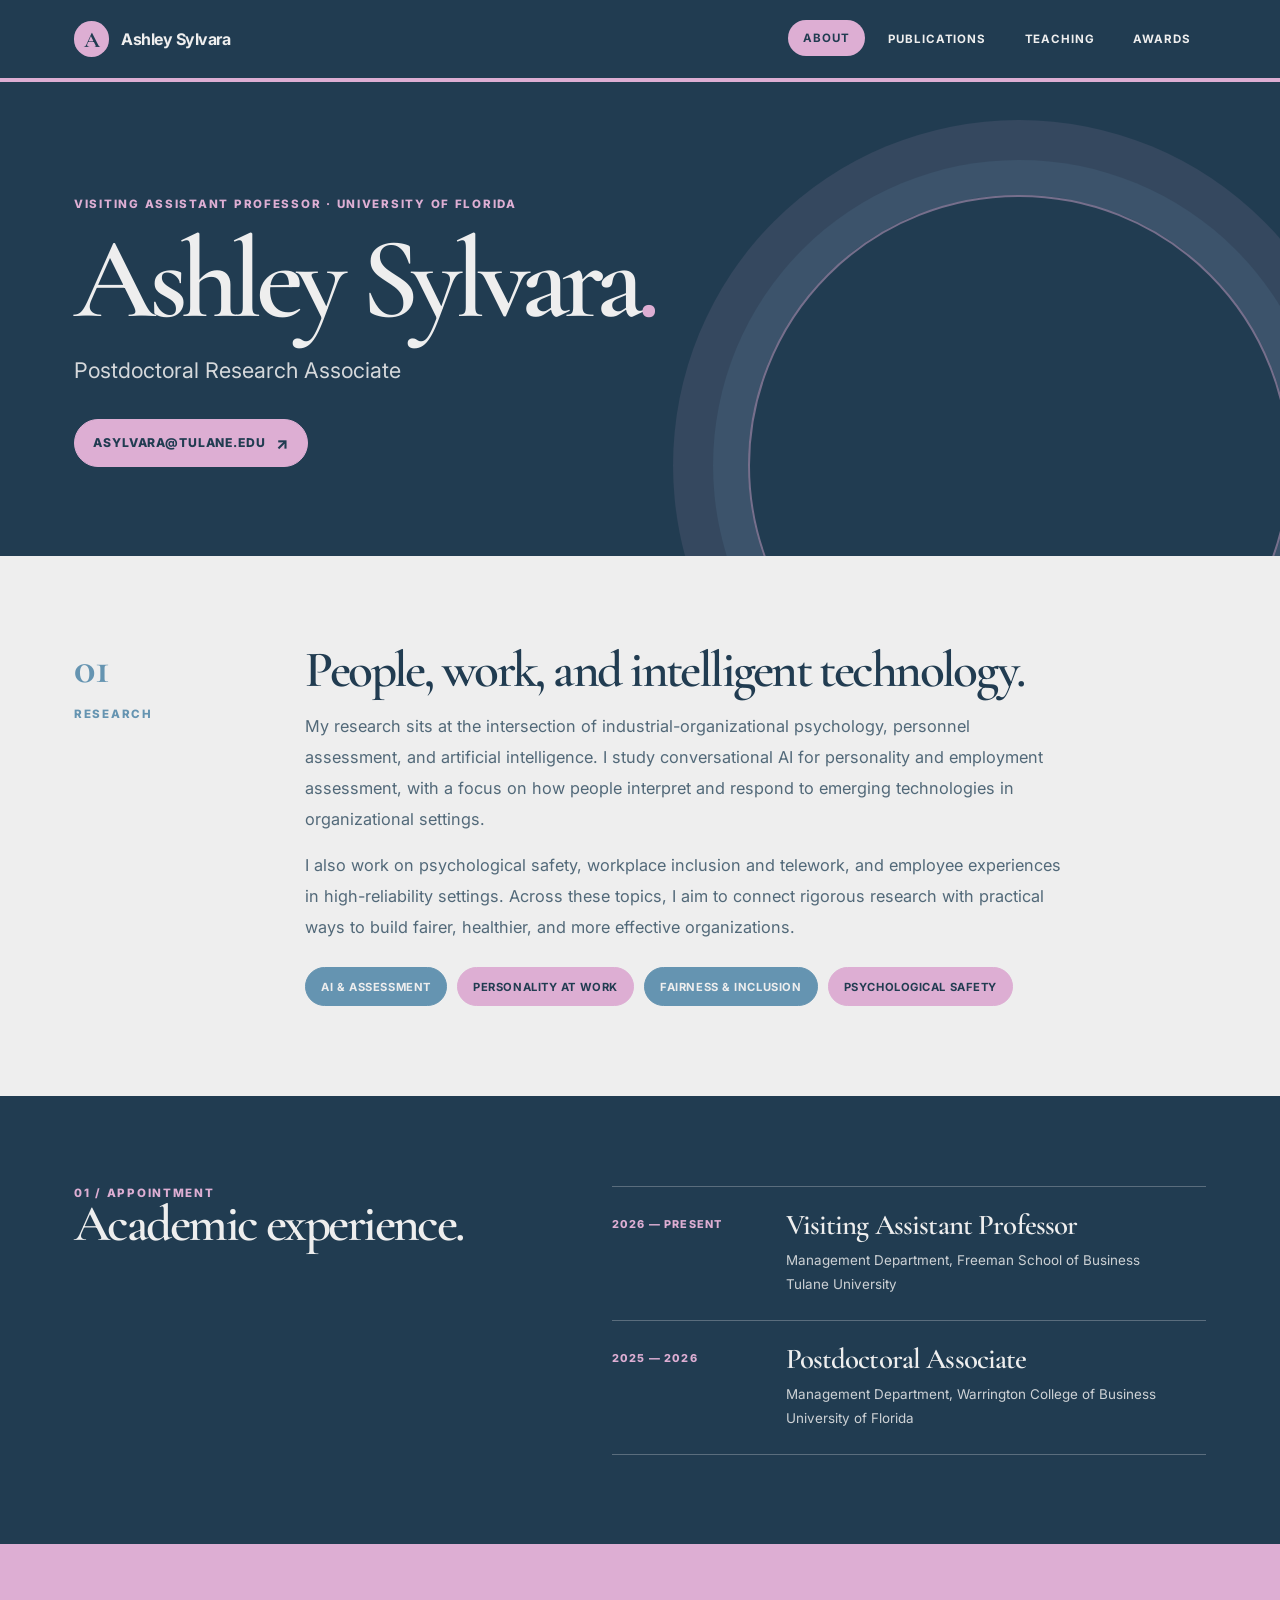
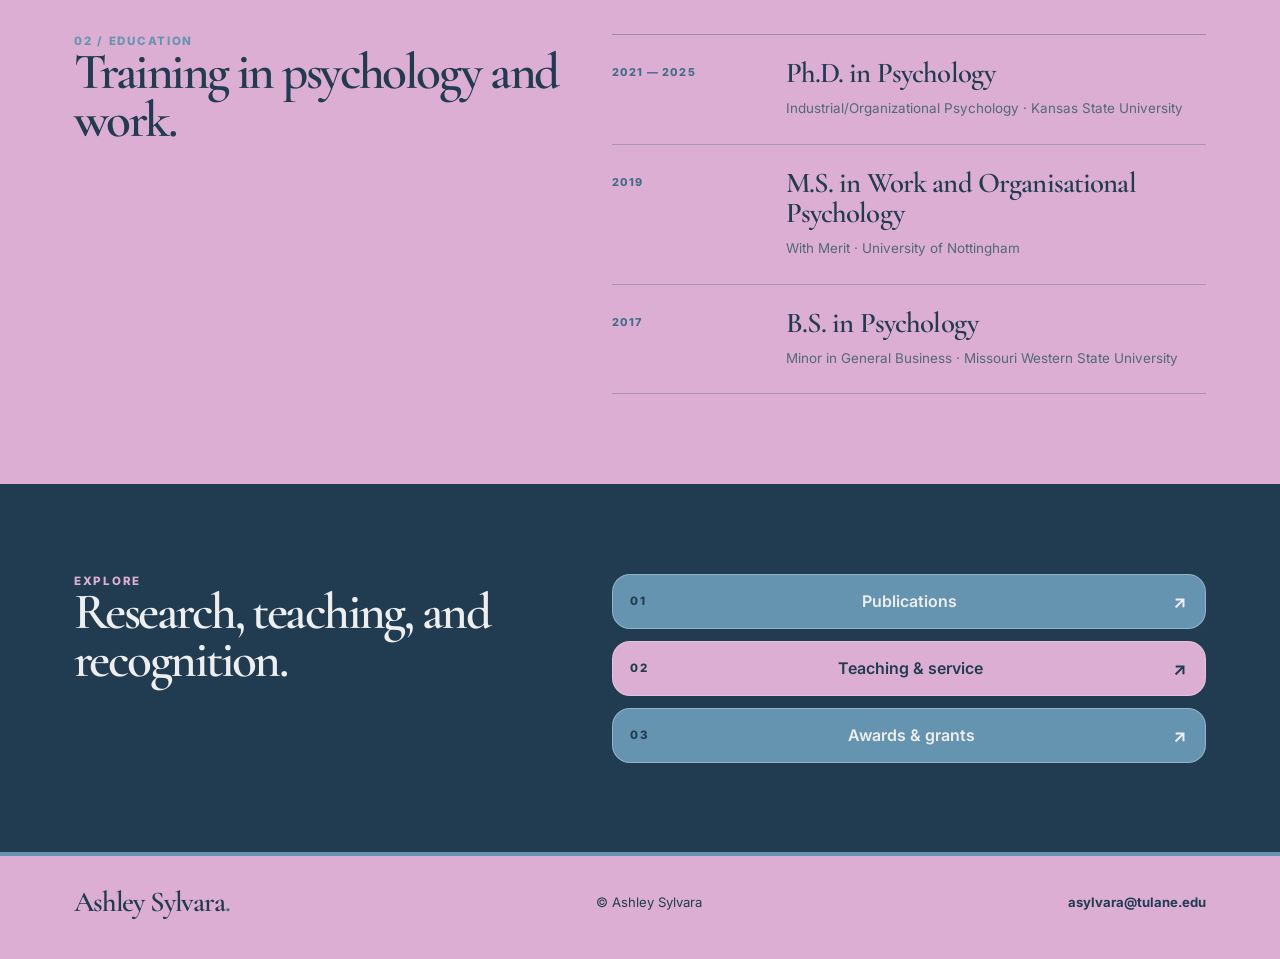
<file: index.html>
<!DOCTYPE html>
<html lang="en">
  <head>
    <meta charset="UTF-8" />
    <meta name="viewport" content="width=device-width, initial-scale=1.0" />
    <meta name="description" content="Ashley Sylvara is a Visiting Assistant Professor at Rice University's Freeman School of Business. Her research focuses on organizational psychology, workplace behavior, and AI-enabled assessment." />
    <meta name="theme-color" content="#213C51" />
    <title>Ashley Sylvara | About</title>
    <link rel="preconnect" href="https://fonts.googleapis.com" />
    <link rel="preconnect" href="https://fonts.gstatic.com" crossorigin />
    <link href="https://fonts.googleapis.com/css2?family=Cormorant+Garamond:wght@400;500;600&family=Inter:wght@400;500;600;700&display=swap" rel="stylesheet" />
    <link rel="stylesheet" href="styles.css" />
  </head>
  <body>
    <div class="page-shell">
      <header class="site-header"><div class="container nav">
        <a class="brand" href="index.html" aria-label="Ashley Sylvara home"><span class="brand-mark">A</span><span>Ashley Sylvara</span></a>
        <nav class="nav-links" aria-label="Main navigation"><a href="index.html" aria-current="page">About</a><a href="publications.html">Publications</a><a href="teaching.html">Teaching</a><a href="awards.html">Awards</a></nav>
      </div></header>
      <main id="main">
        <section class="page-hero">
          <div class="container page-hero-inner">
            <p class="eyebrow">Visiting Assistant Professor · University of Florida</p>
            <h1>Ashley Sylvara<span class="title-period">.</span></h1>
            <p class="page-lead">Postdoctoral Research Associate</p>
            <a class="hero-email" href="mailto:asylvara@tulane.edu">asylvara@tulane.edu <span aria-hidden="true">↗</span></a>
          </div>
        </section>

        <section class="content-section">
          <div class="container about-layout">
            <div class="about-aside"><span class="index-number">01</span><p class="eyebrow">Research</p></div>
            <div class="prose">
              <h2>People, work, and intelligent technology.</h2>
              <p>My research sits at the intersection of industrial-organizational psychology, personnel assessment, and artificial intelligence. I study conversational AI for personality and employment assessment, with a focus on how people interpret and respond to emerging technologies in organizational settings.</p>
              <p>I also work on psychological safety, workplace inclusion and telework, and employee experiences in high-reliability settings. Across these topics, I aim to connect rigorous research with practical ways to build fairer, healthier, and more effective organizations.</p>
              <div class="research-tags" aria-label="Research areas"><span>AI &amp; assessment</span><span>Personality at work</span><span>Fairness &amp; inclusion</span><span>Psychological safety</span></div>
            </div>
          </div>
        </section>

        <section class="detail-band">
          <div class="container academic-grid">
            <div><p class="eyebrow">01 / Appointment</p><h2>Academic experience.</h2></div>
            <div class="record-list">
              <article class="record"><div class="record-date">2026 — Present</div><div><h3>Visiting Assistant Professor</h3><p>Management Department, Freeman School of Business<br />Tulane University</p></div></article>
              <article class="record"><div class="record-date">2025 — 2026</div><div><h3>Postdoctoral Associate</h3><p>Management Department, Warrington College of Business<br />University of Florida</p></div></article>
            </div>
          </div>
        </section>

        <section class="content-section education-section">
          <div class="container academic-grid">
            <div><p class="eyebrow">02 / Education</p><h2>Training in psychology and work.</h2></div>
            <div class="record-list">
              <article class="record"><div class="record-date">2021 — 2025</div><div><h3>Ph.D. in Psychology</h3><p>Industrial/Organizational Psychology · Kansas State University</p></div></article>
              <article class="record"><div class="record-date">2019</div><div><h3>M.S. in Work and Organisational Psychology</h3><p>With Merit · University of Nottingham</p></div></article>
              <article class="record"><div class="record-date">2017</div><div><h3>B.S. in Psychology</h3><p>Minor in General Business · Missouri Western State University</p></div></article>
            </div>
          </div>
        </section>

        <section class="detail-band explore-band">
          <div class="container detail-band-inner">
            <div><p class="eyebrow">Explore</p><h2>Research, teaching, and recognition.</h2></div>
            <div class="quick-links">
              <a href="publications.html"><span>01</span> Publications <b aria-hidden="true">↗</b></a>
              <a href="teaching.html"><span>02</span> Teaching &amp; service <b aria-hidden="true">↗</b></a>
              <a href="awards.html"><span>03</span> Awards &amp; grants <b aria-hidden="true">↗</b></a>
            </div>
          </div>
        </section>
      </main>
      <footer class="site-footer"><div class="container footer-inner"><a class="footer-brand" href="index.html">Ashley Sylvara<span>.</span></a><p>© <span id="year"></span> Ashley Sylvara</p><a href="mailto:asylvara@tulane.edu">asylvara@tulane.edu</a></div></footer>
    </div>
    <script src="script.js"></script>
  </body>
</html>
</file>
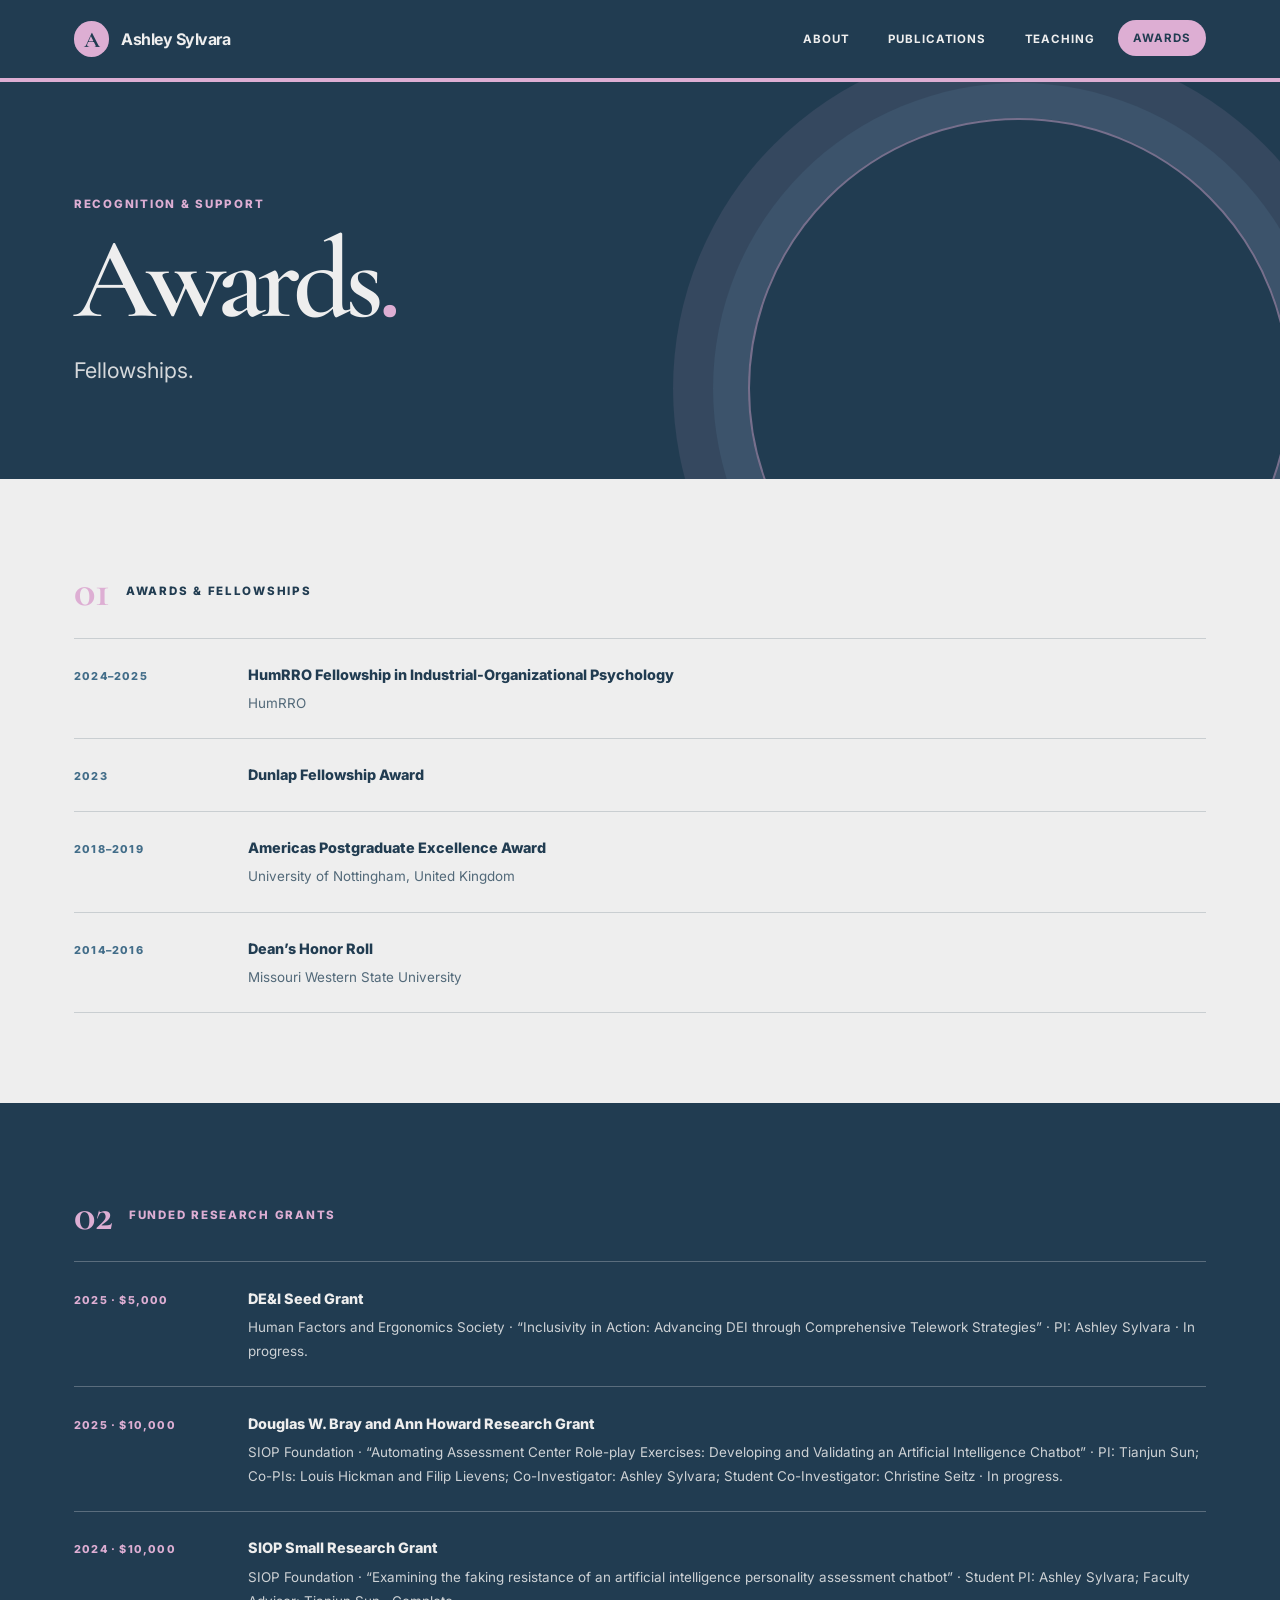
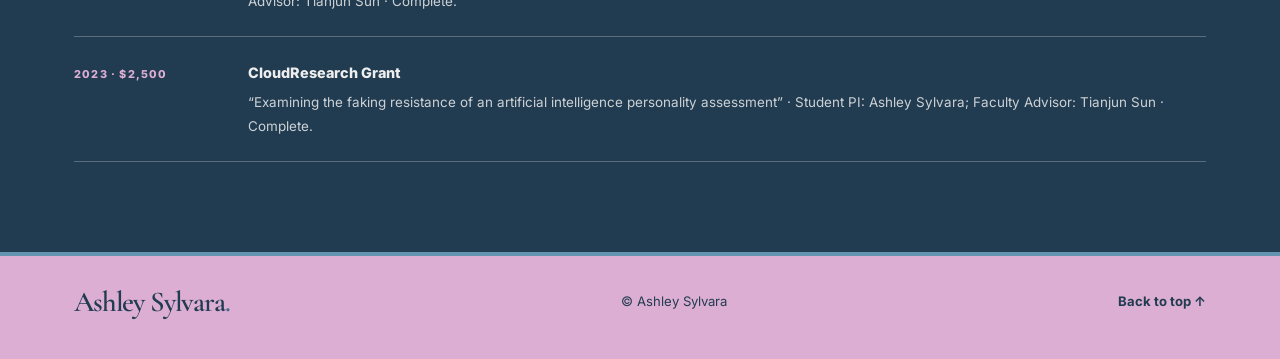
<file: awards.html>
<!DOCTYPE html>
<html lang="en">
  <head>
    <meta charset="UTF-8" /><meta name="viewport" content="width=device-width, initial-scale=1.0" />
    <meta name="description" content="Awards, fellowships, and research grants awarded to Ashley Sylvara." /><meta name="theme-color" content="#f5f1eb" />
    <title>Awards &amp; Grants | Ashley Sylvara</title>
    <link rel="preconnect" href="https://fonts.googleapis.com" /><link rel="preconnect" href="https://fonts.gstatic.com" crossorigin />
    <link href="https://fonts.googleapis.com/css2?family=Cormorant+Garamond:wght@400;500;600&family=Inter:wght@400;500;600;700&display=swap" rel="stylesheet" /><link rel="stylesheet" href="styles.css" />
  </head>
  <body><div class="page-shell">
    <header class="site-header"><div class="container nav"><a class="brand" href="index.html" aria-label="Ashley Sylvara home"><span class="brand-mark">A</span><span>Ashley Sylvara</span></a><nav class="nav-links" aria-label="Main navigation"><a href="index.html">About</a><a href="publications.html">Publications</a><a href="teaching.html">Teaching</a><a href="awards.html" aria-current="page">Awards</a></nav></div></header>
    <main id="main">
      <section class="page-hero compact-hero"><div class="container page-hero-inner"><p class="eyebrow">Recognition &amp; support</p><h1>Awards<span class="title-period">.</span></h1><p class="page-lead">Fellowships.</p></div></section>
      <section class="content-section"><div class="container">
        <div class="listing-heading"><span class="index-number">01</span><p class="eyebrow">Awards &amp; fellowships</p></div>
        <div class="publication-list">
          <article class="publication"><span class="pub-year">2024–2025</span><div><p class="citation"><strong>HumRRO Fellowship in Industrial-Organizational Psychology</strong></p><p class="venue">HumRRO</p></div></article>
          <article class="publication"><span class="pub-year">2023</span><div><p class="citation"><strong>Dunlap Fellowship Award</strong></p></div></article>
          <article class="publication"><span class="pub-year">2018–2019</span><div><p class="citation"><strong>Americas Postgraduate Excellence Award</strong></p><p class="venue">University of Nottingham, United Kingdom</p></div></article>
          <article class="publication"><span class="pub-year">2014–2016</span><div><p class="citation"><strong>Dean’s Honor Roll</strong></p><p class="venue">Missouri Western State University</p></div></article>
        </div>
      </div></section>
      <section class="detail-band"><div class="container">
        <div class="listing-heading"><span class="index-number">02</span><p class="eyebrow">Funded research grants</p></div>
        <div class="publication-list">
          <article class="publication"><span class="pub-year">2025 · $5,000</span><div><p class="citation"><strong>DE&amp;I Seed Grant</strong></p><p class="venue">Human Factors and Ergonomics Society · “Inclusivity in Action: Advancing DEI through Comprehensive Telework Strategies” · PI: Ashley Sylvara · In progress.</p></div></article>
          <article class="publication"><span class="pub-year">2025 · $10,000</span><div><p class="citation"><strong>Douglas W. Bray and Ann Howard Research Grant</strong></p><p class="venue">SIOP Foundation · “Automating Assessment Center Role-play Exercises: Developing and Validating an Artificial Intelligence Chatbot” · PI: Tianjun Sun; Co-PIs: Louis Hickman and Filip Lievens; Co-Investigator: Ashley Sylvara; Student Co-Investigator: Christine Seitz · In progress.</p></div></article>
          <article class="publication"><span class="pub-year">2024 · $10,000</span><div><p class="citation"><strong>SIOP Small Research Grant</strong></p><p class="venue">SIOP Foundation · “Examining the faking resistance of an artificial intelligence personality assessment chatbot” · Student PI: Ashley Sylvara; Faculty Advisor: Tianjun Sun · Complete.</p></div></article>
          <article class="publication"><span class="pub-year">2023 · $2,500</span><div><p class="citation"><strong>CloudResearch Grant</strong></p><p class="venue">“Examining the faking resistance of an artificial intelligence personality assessment” · Student PI: Ashley Sylvara; Faculty Advisor: Tianjun Sun · Complete.</p></div></article>
        </div>
      </div></section>
    </main>
    <footer class="site-footer"><div class="container footer-inner"><a class="footer-brand" href="index.html">Ashley Sylvara<span>.</span></a><p>© <span id="year"></span> Ashley Sylvara</p><a class="back-top" href="#main">Back to top ↑</a></div></footer>
  </div><script src="script.js"></script></body>
</html>
</file>
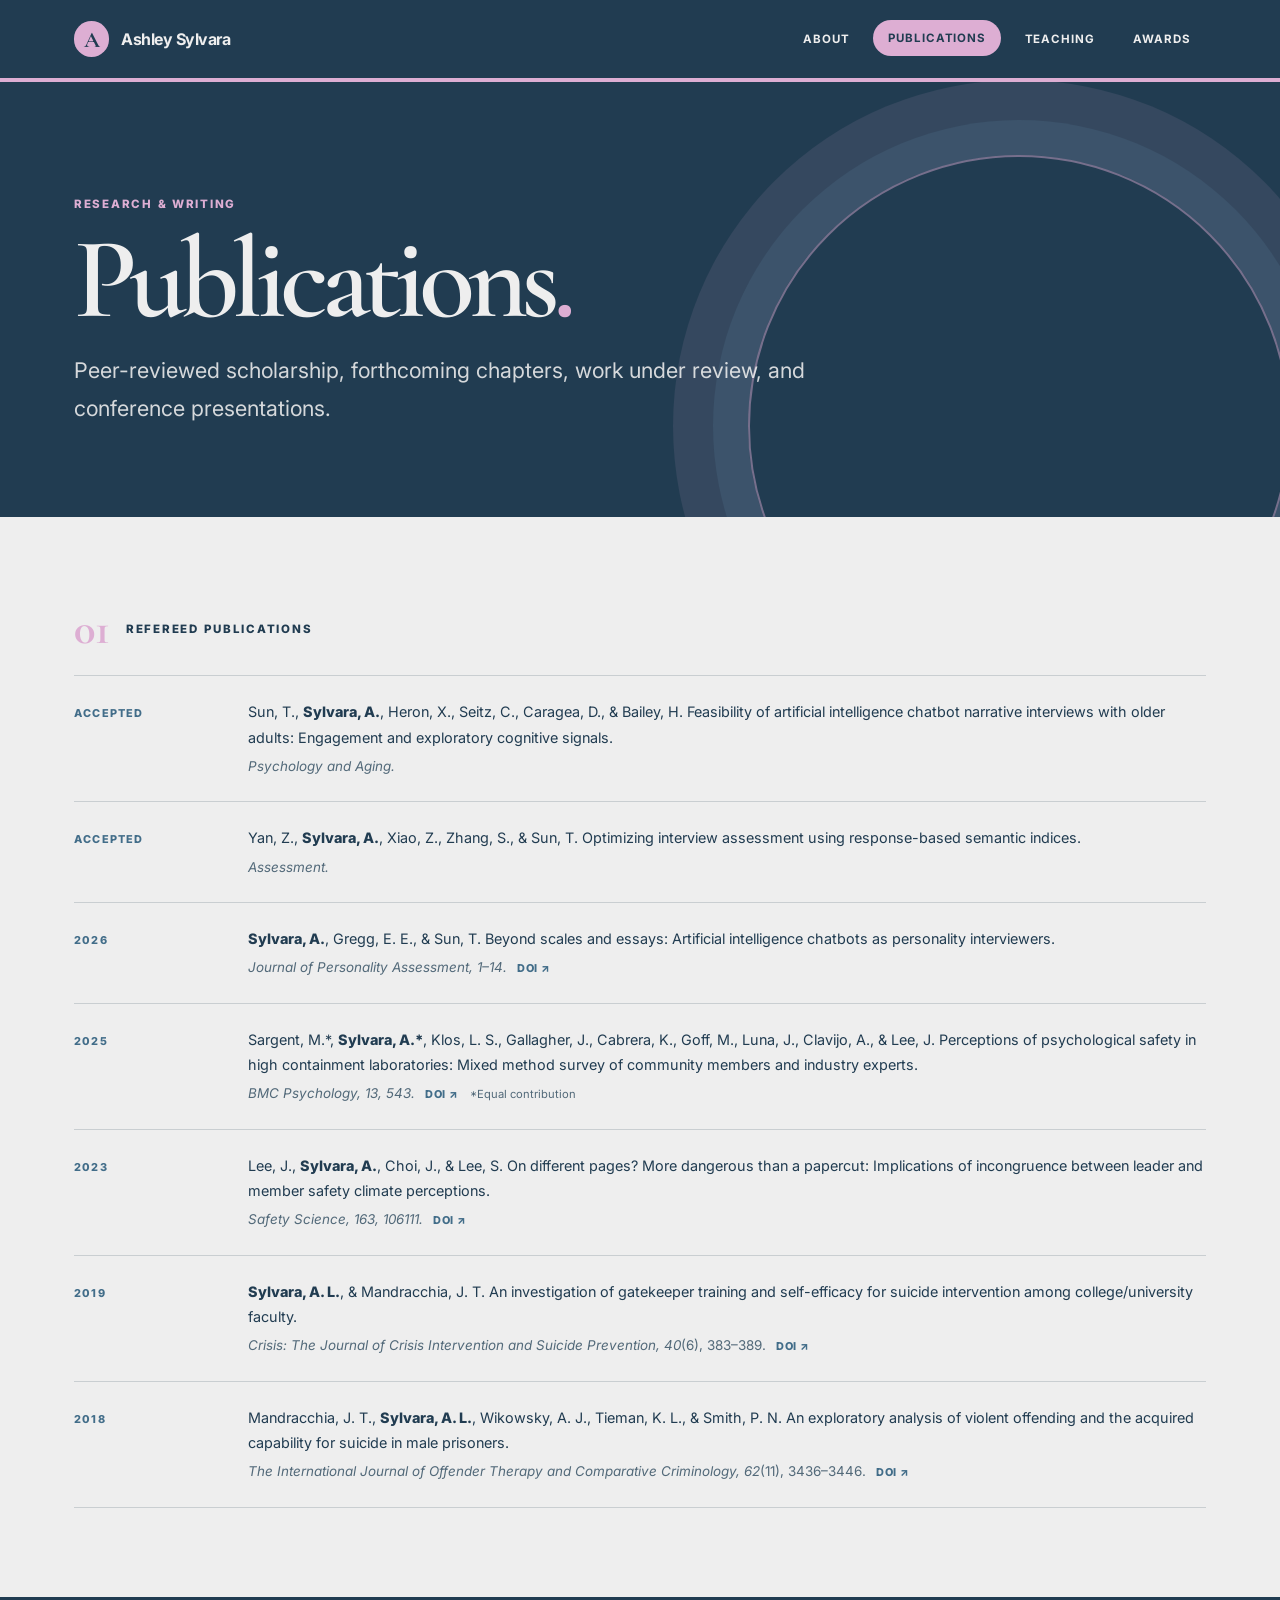
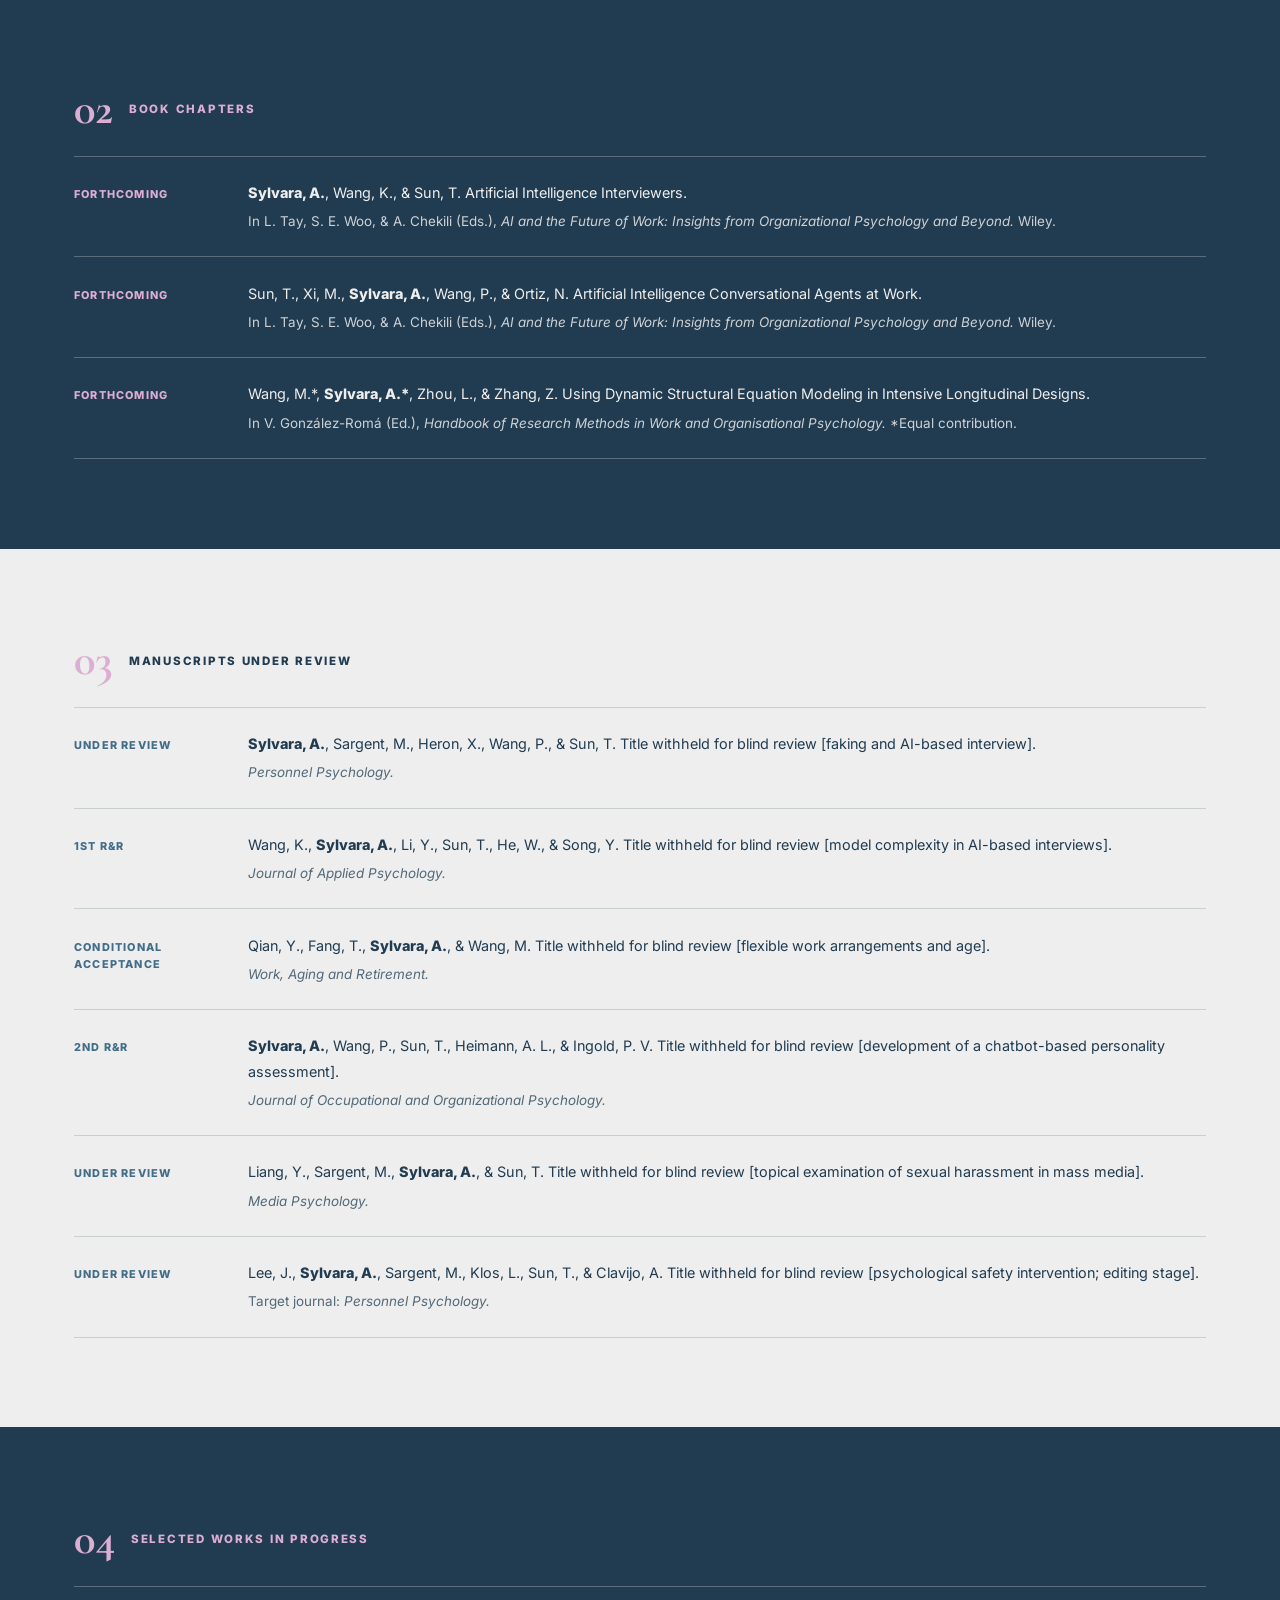
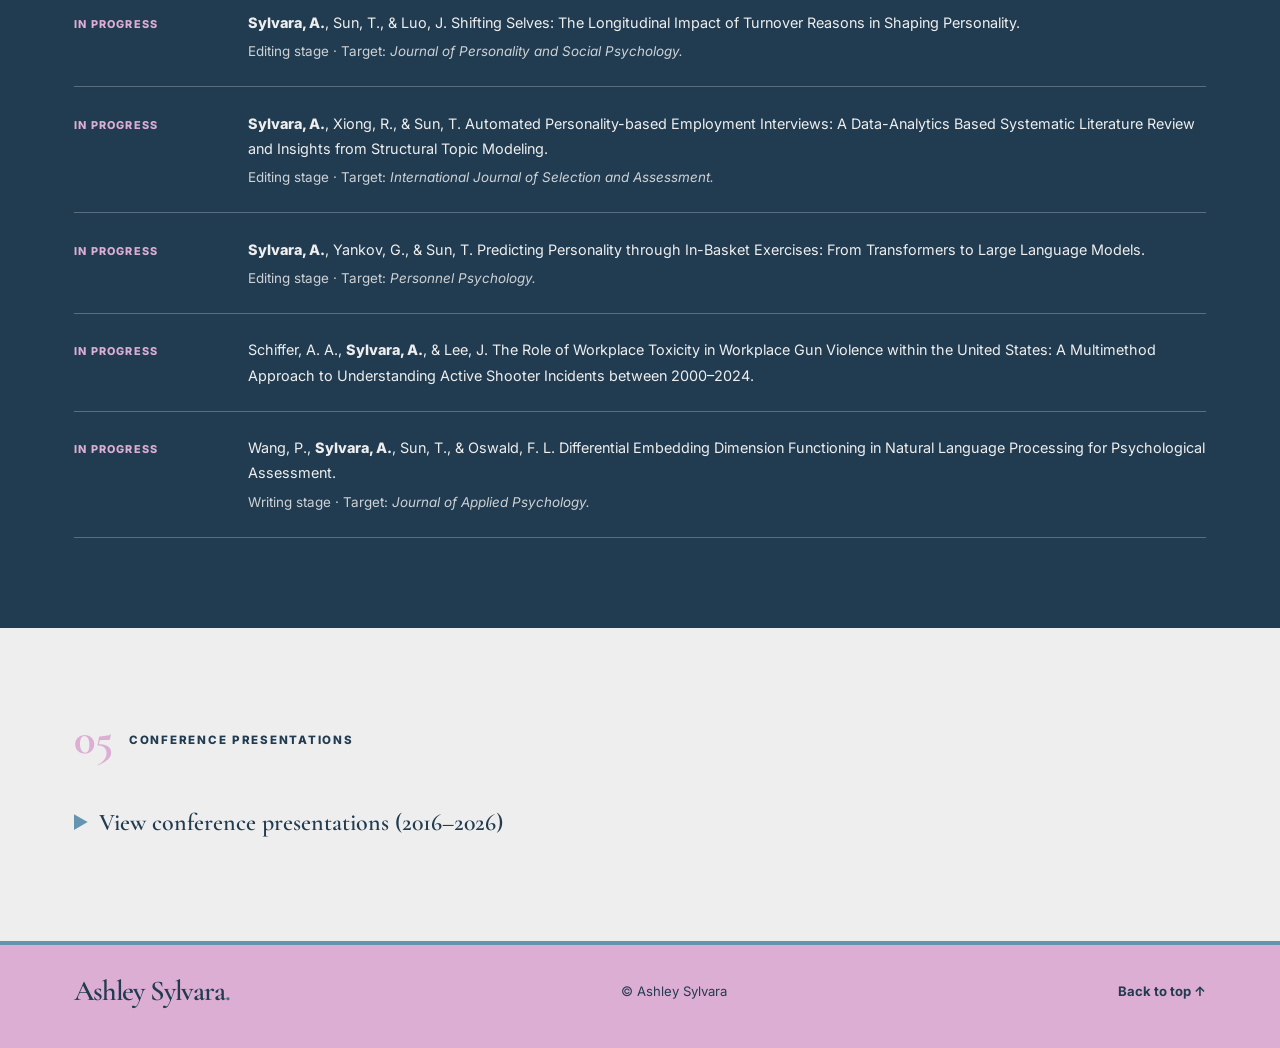
<file: publications.html>
<!DOCTYPE html>
<html lang="en">
  <head>
    <meta charset="UTF-8" />
    <meta name="viewport" content="width=device-width, initial-scale=1.0" />
    <meta name="description" content="Refereed publications, book chapters, manuscripts, and conference presentations by Ashley Sylvara." />
    <meta name="theme-color" content="#f5f1eb" />
    <title>Publications | Ashley Sylvara</title>
    <link rel="preconnect" href="https://fonts.googleapis.com" /><link rel="preconnect" href="https://fonts.gstatic.com" crossorigin />
    <link href="https://fonts.googleapis.com/css2?family=Cormorant+Garamond:wght@400;500;600&family=Inter:wght@400;500;600;700&display=swap" rel="stylesheet" /><link rel="stylesheet" href="styles.css" />
  </head>
  <body><div class="page-shell">
    <header class="site-header"><div class="container nav"><a class="brand" href="index.html" aria-label="Ashley Sylvara home"><span class="brand-mark">A</span><span>Ashley Sylvara</span></a><nav class="nav-links" aria-label="Main navigation"><a href="index.html">About</a><a href="publications.html" aria-current="page">Publications</a><a href="teaching.html">Teaching</a><a href="awards.html">Awards</a></nav></div></header>
    <main id="main">
      <section class="page-hero compact-hero"><div class="container page-hero-inner"><p class="eyebrow">Research &amp; writing</p><h1>Publications<span class="title-period">.</span></h1><p class="page-lead">Peer-reviewed scholarship, forthcoming chapters, work under review, and conference presentations.</p></div></section>
      <section class="content-section listing-section"><div class="container">
        <div class="listing-heading"><span class="index-number">01</span><p class="eyebrow">Refereed publications</p></div>
        <div class="publication-list">
          <article class="publication"><span class="pub-year">Accepted</span><div><p class="citation">Sun, T., <strong>Sylvara, A.</strong>, Heron, X., Seitz, C., Caragea, D., &amp; Bailey, H. Feasibility of artificial intelligence chatbot narrative interviews with older adults: Engagement and exploratory cognitive signals.</p><p class="venue"><em>Psychology and Aging.</em></p></div></article>
          <article class="publication"><span class="pub-year">Accepted</span><div><p class="citation">Yan, Z., <strong>Sylvara, A.</strong>, Xiao, Z., Zhang, S., &amp; Sun, T. Optimizing interview assessment using response-based semantic indices.</p><p class="venue"><em>Assessment.</em></p></div></article>
          <article class="publication"><span class="pub-year">2026</span><div><p class="citation"><strong>Sylvara, A.</strong>, Gregg, E. E., &amp; Sun, T. Beyond scales and essays: Artificial intelligence chatbots as personality interviewers.</p><p class="venue"><em>Journal of Personality Assessment, 1–14.</em> <a class="doi-link" href="https://doi.org/10.1080/00223891.2026.2664795" target="_blank" rel="noreferrer">DOI ↗</a></p></div></article>
          <article class="publication"><span class="pub-year">2025</span><div><p class="citation">Sargent, M.*, <strong>Sylvara, A.*</strong>, Klos, L. S., Gallagher, J., Cabrera, K., Goff, M., Luna, J., Clavijo, A., &amp; Lee, J. Perceptions of psychological safety in high containment laboratories: Mixed method survey of community members and industry experts.</p><p class="venue"><em>BMC Psychology, 13, 543.</em> <a class="doi-link" href="https://doi.org/10.1186/s40359-025-02763-4" target="_blank" rel="noreferrer">DOI ↗</a> <span class="note-inline">*Equal contribution</span></p></div></article>
          <article class="publication"><span class="pub-year">2023</span><div><p class="citation">Lee, J., <strong>Sylvara, A.</strong>, Choi, J., &amp; Lee, S. On different pages? More dangerous than a papercut: Implications of incongruence between leader and member safety climate perceptions.</p><p class="venue"><em>Safety Science, 163, 106111.</em> <a class="doi-link" href="https://doi.org/10.1016/j.ssci.2023.106111" target="_blank" rel="noreferrer">DOI ↗</a></p></div></article>
          <article class="publication"><span class="pub-year">2019</span><div><p class="citation"><strong>Sylvara, A. L.</strong>, &amp; Mandracchia, J. T. An investigation of gatekeeper training and self-efficacy for suicide intervention among college/university faculty.</p><p class="venue"><em>Crisis: The Journal of Crisis Intervention and Suicide Prevention, 40</em>(6), 383–389. <a class="doi-link" href="https://doi.org/10.1027/0227-5910/a000577" target="_blank" rel="noreferrer">DOI ↗</a></p></div></article>
          <article class="publication"><span class="pub-year">2018</span><div><p class="citation">Mandracchia, J. T., <strong>Sylvara, A. L.</strong>, Wikowsky, A. J., Tieman, K. L., &amp; Smith, P. N. An exploratory analysis of violent offending and the acquired capability for suicide in male prisoners.</p><p class="venue"><em>The International Journal of Offender Therapy and Comparative Criminology, 62</em>(11), 3436–3446. <a class="doi-link" href="https://doi.org/10.1177/0306624X17740558" target="_blank" rel="noreferrer">DOI ↗</a></p></div></article>
        </div>
      </div></section>

      <section class="detail-band"><div class="container">
        <div class="listing-heading"><span class="index-number">02</span><p class="eyebrow">Book chapters</p></div>
        <div class="publication-list">
          <article class="publication"><span class="pub-year">Forthcoming</span><div><p class="citation"><strong>Sylvara, A.</strong>, Wang, K., &amp; Sun, T. Artificial Intelligence Interviewers.</p><p class="venue">In L. Tay, S. E. Woo, &amp; A. Chekili (Eds.), <em>AI and the Future of Work: Insights from Organizational Psychology and Beyond.</em> Wiley.</p></div></article>
          <article class="publication"><span class="pub-year">Forthcoming</span><div><p class="citation">Sun, T., Xi, M., <strong>Sylvara, A.</strong>, Wang, P., &amp; Ortiz, N. Artificial Intelligence Conversational Agents at Work.</p><p class="venue">In L. Tay, S. E. Woo, &amp; A. Chekili (Eds.), <em>AI and the Future of Work: Insights from Organizational Psychology and Beyond.</em> Wiley.</p></div></article>
          <article class="publication"><span class="pub-year">Forthcoming</span><div><p class="citation">Wang, M.*, <strong>Sylvara, A.*</strong>, Zhou, L., &amp; Zhang, Z. Using Dynamic Structural Equation Modeling in Intensive Longitudinal Designs.</p><p class="venue">In V. González-Romá (Ed.), <em>Handbook of Research Methods in Work and Organisational Psychology.</em> *Equal contribution.</p></div></article>
        </div>
      </div></section>

      <section class="content-section"><div class="container">
        <div class="listing-heading"><span class="index-number">03</span><p class="eyebrow">Manuscripts under review</p></div>
        <div class="publication-list">
          <article class="publication"><span class="pub-year">Under review</span><div><p class="citation"><strong>Sylvara, A.</strong>, Sargent, M., Heron, X., Wang, P., &amp; Sun, T. Title withheld for blind review [faking and AI-based interview].</p><p class="venue"><em>Personnel Psychology.</em></p></div></article>
          <article class="publication"><span class="pub-year">1st R&amp;R</span><div><p class="citation">Wang, K., <strong>Sylvara, A.</strong>, Li, Y., Sun, T., He, W., &amp; Song, Y. Title withheld for blind review [model complexity in AI-based interviews].</p><p class="venue"><em>Journal of Applied Psychology.</em></p></div></article>
          <article class="publication"><span class="pub-year">Conditional acceptance</span><div><p class="citation">Qian, Y., Fang, T., <strong>Sylvara, A.</strong>, &amp; Wang, M. Title withheld for blind review [flexible work arrangements and age].</p><p class="venue"><em>Work, Aging and Retirement.</em></p></div></article>
          <article class="publication"><span class="pub-year">2nd R&amp;R</span><div><p class="citation"><strong>Sylvara, A.</strong>, Wang, P., Sun, T., Heimann, A. L., &amp; Ingold, P. V. Title withheld for blind review [development of a chatbot-based personality assessment].</p><p class="venue"><em>Journal of Occupational and Organizational Psychology.</em></p></div></article>
          <article class="publication"><span class="pub-year">Under review</span><div><p class="citation">Liang, Y., Sargent, M., <strong>Sylvara, A.</strong>, &amp; Sun, T. Title withheld for blind review [topical examination of sexual harassment in mass media].</p><p class="venue"><em>Media Psychology.</em></p></div></article>
          <article class="publication"><span class="pub-year">Under review</span><div><p class="citation">Lee, J., <strong>Sylvara, A.</strong>, Sargent, M., Klos, L., Sun, T., &amp; Clavijo, A. Title withheld for blind review [psychological safety intervention; editing stage].</p><p class="venue">Target journal: <em>Personnel Psychology.</em></p></div></article>
        </div>
      </div></section>

      <section class="detail-band"><div class="container">
        <div class="listing-heading"><span class="index-number">04</span><p class="eyebrow">Selected works in progress</p></div>
        <div class="publication-list">
          <article class="publication"><span class="pub-year">In progress</span><div><p class="citation"><strong>Sylvara, A.</strong>, Sun, T., &amp; Luo, J. Shifting Selves: The Longitudinal Impact of Turnover Reasons in Shaping Personality.</p><p class="venue">Editing stage · Target: <em>Journal of Personality and Social Psychology.</em></p></div></article>
          <article class="publication"><span class="pub-year">In progress</span><div><p class="citation"><strong>Sylvara, A.</strong>, Xiong, R., &amp; Sun, T. Automated Personality-based Employment Interviews: A Data-Analytics Based Systematic Literature Review and Insights from Structural Topic Modeling.</p><p class="venue">Editing stage · Target: <em>International Journal of Selection and Assessment.</em></p></div></article>
          <article class="publication"><span class="pub-year">In progress</span><div><p class="citation"><strong>Sylvara, A.</strong>, Yankov, G., &amp; Sun, T. Predicting Personality through In-Basket Exercises: From Transformers to Large Language Models.</p><p class="venue">Editing stage · Target: <em>Personnel Psychology.</em></p></div></article>
          <article class="publication"><span class="pub-year">In progress</span><div><p class="citation">Schiffer, A. A., <strong>Sylvara, A.</strong>, &amp; Lee, J. The Role of Workplace Toxicity in Workplace Gun Violence within the United States: A Multimethod Approach to Understanding Active Shooter Incidents between 2000–2024.</p></div></article>
          <article class="publication"><span class="pub-year">In progress</span><div><p class="citation">Wang, P., <strong>Sylvara, A.</strong>, Sun, T., &amp; Oswald, F. L. Differential Embedding Dimension Functioning in Natural Language Processing for Psychological Assessment.</p><p class="venue">Writing stage · Target: <em>Journal of Applied Psychology.</em></p></div></article>
        </div>
      </div></section>

      <section class="content-section"><div class="container">
        <div class="listing-heading"><span class="index-number">05</span><p class="eyebrow">Conference presentations</p></div>
        <details class="conference-details"><summary>View conference presentations (2016–2026)</summary>
          <div class="publication-list compact-list">
            <article class="publication"><span class="pub-year">2026</span><div><p class="citation"><strong>Sylvara, A.</strong>, Sargent, M., Wang, P., Heron, X., &amp; Sun, T. This is Me Trying… to Fake using AI: Examination of Human Faking and AI-Assisted Faking on an AI Chatbot Personality Interview.</p><p class="venue">Symposium, 41st Annual Conference of the Society for Industrial and Organizational Psychology (SIOP), New Orleans, LA.</p></div></article>
            <article class="publication"><span class="pub-year">2025</span><div><p class="citation"><strong>Sylvara, A.</strong>, Sargent, M., Sun, T., &amp; Lee, J. User perceptions of a personality-based employment interview with an AI chatbot.</p><p class="venue">Symposium, 85th Annual Meeting of the Academy of Management, Copenhagen, Denmark.</p></div></article>
            <article class="publication"><span class="pub-year">2025</span><div><p class="citation"><strong>Sylvara, A.</strong>, &amp; Sun, T. Personality-based employment interview with an AI chatbot: Faking and fairness.</p><p class="venue">Symposium, 85th Annual Meeting of the Academy of Management, Copenhagen, Denmark.</p></div></article>
            <article class="publication"><span class="pub-year">2025</span><div><p class="citation"><strong>Sylvara, A.</strong>, Sargent, M., Seitz, C., Cabrera, K., &amp; Lee, J. Policy Matters: Examining the Moderating Effects of Work-From-Home Policies on Ergonomic Design and Employee Outcomes.</p><p class="venue">Poster, Work, Stress and Health Conference, Seattle, WA.</p></div></article>
            <article class="publication"><span class="pub-year">2025</span><div><p class="citation">Sargent, M., <strong>Sylvara, A.</strong>, Lee, J., &amp; Cabrera, K. Understanding Frustration Outcomes: Testing a Preliminary Model of Employee Frustration.</p><p class="venue">Poster, Work, Stress and Health Conference, Seattle, WA.</p></div></article>
            <article class="publication"><span class="pub-year">2025</span><div><p class="citation"><strong>Sylvara, A.</strong>, Wang, P., Sun, T., Heimann, A. L., &amp; Ingold, P. V. AI chatbot personality-based employment interview: A development and validation study.</p><p class="venue">Symposium, SIOP Annual Conference, Denver, CO.</p></div></article>
            <article class="publication"><span class="pub-year">2025</span><div><p class="citation"><strong>Sylvara, A.</strong>, Yankov, G. P., &amp; Sun, T. Predicting personality through in-basket exercises: A multi-method approach from transformers to LLMs.</p><p class="venue">Symposium, SIOP Annual Conference, Denver, CO.</p></div></article>
            <article class="publication"><span class="pub-year">2025</span><div><p class="citation">Schiffer, A. A., <strong>Sylvara, A.</strong>, &amp; Lee, J. The role of workplace toxicity in workplace gun violence: A multimethod approach.</p><p class="venue">Poster, SIOP Annual Conference, Denver, CO.</p></div></article>
            <article class="publication"><span class="pub-year">2025</span><div><p class="citation">Sargent, M., <strong>Sylvara, A.</strong>, Klos, L., Gallagher, J., Lee, J., &amp; Clavijo, A. Psychological safety policy design and implementation in high containment labs.</p><p class="venue">Symposium, SIOP Annual Conference, Denver, CO.</p></div></article>
            <article class="publication"><span class="pub-year">2024</span><div><p class="citation">Sargent, M., <strong>Sylvara, A.</strong>, Sun, T., &amp; Nguyen, L. K. A topical examination of observer narratives of sexual harassment in the workplace.</p><p class="venue">Symposium, SIOP Annual Conference, Denver, CO.</p></div></article>
            <article class="publication"><span class="pub-year">2024</span><div><p class="citation"><strong>Sylvara, A.</strong>, Gallagher, J., Seitz, C., Lee, J., Lin, J-H., Bao, S., &amp; Robertson, M. Inclusive telework: Assessing gender and racial disparities in work-from-home arrangements.</p><p class="venue">Poster, 22nd Triennial Congress of the International Ergonomics Association, Jeju, South Korea.</p></div></article>
            <article class="publication"><span class="pub-year">2024</span><div><p class="citation"><strong>Sylvara, A.</strong>, Sargent, M., Gregg, E., &amp; Sun, T. Using transformers to assess traits and states via personality narratives with chatbots.</p><p class="venue">Symposium, 84th Annual Meeting of the Academy of Management, Chicago, IL.</p></div></article>
            <article class="publication"><span class="pub-year">2024</span><div><p class="citation"><strong>Sylvara, A.</strong>, &amp; Sun, T. Using transformers to assess traits and states via personality narratives with chatbots.</p><p class="venue">Symposium, 84th Annual Meeting of the Academy of Management, Chicago, IL.</p></div></article>
            <article class="publication"><span class="pub-year">2024</span><div><p class="citation">Lee, J., Sargent, M., Klos, L. S., <strong>Sylvara, A.</strong>, Gallagher, J., Kutina, C., Goff, M., &amp; Luna, J. Implications of Psychological Safety and Leadership for Organizational Safety – A Case Study in the Context of a High-Reliability Organization.</p><p class="venue">Poster, European Academy of Occupational Health Psychology Conference, Granada, Spain.</p></div></article>
            <article class="publication"><span class="pub-year">2024</span><div><p class="citation"><strong>Sylvara, A.</strong>, &amp; Sun, T. Algorithmic and topical examinations on static narrative personality free responses vs. conversational AI agent personality interviews.</p><p class="venue">Symposium, 39th Annual SIOP Conference, Chicago, IL.</p></div></article>
            <article class="publication"><span class="pub-year">2024</span><div><p class="citation">Sun, T., &amp; <strong>Sylvara, A.</strong> Differential embedding functioning in natural language processing for psychological assessment.</p><p class="venue">Symposium, 39th Annual SIOP Conference, Chicago, IL.</p></div></article>
            <article class="publication"><span class="pub-year">2024</span><div><p class="citation">Heron, X., <strong>Sylvara, A.</strong>, &amp; Sun, T. Can ChatGPT trick automated interviews? Faking an AI-chatbot personality interview.</p><p class="venue">Symposium, 39th Annual SIOP Conference, Chicago, IL.</p></div></article>
            <article class="publication"><span class="pub-year">2024</span><div><p class="citation">Gregg, E., <strong>Sylvara, A.</strong>, &amp; Sun, T. The errors tour: The era of user engagement effects on AI interview validity.</p><p class="venue">Poster, 39th Annual SIOP Conference, Chicago, IL.</p></div></article>
            <article class="publication"><span class="pub-year">2023</span><div><p class="citation"><strong>Sylvara, A.</strong>, Lee, J., Davis, A., &amp; Taylor, J. Reciprocal relationships between emotional exhaustion and depersonalization in EMS responders.</p><p class="venue">Poster, 15th International Work, Stress, and Health Conference (virtual).</p></div></article>
            <article class="publication"><span class="pub-year">2023</span><div><p class="citation"><strong>Sylvara, A.</strong>, &amp; Sun, T. Psychometric properties of NLP-based personality scores from free responses vs. chatbot.</p><p class="venue">Symposium, 38th Annual SIOP Conference, Boston, MA.</p></div></article>
            <article class="publication"><span class="pub-year">2022</span><div><p class="citation"><strong>Sylvara, A.</strong>, Phan, V. A., Warren, C-L., Chlevin-Thiele, C., Lee, J., Choi, J., &amp; Lee, S. On different pages? More dangerous than a papercut: Implications of incongruence between leader and member safety climate perceptions.</p><p class="venue">Poster, 15th European Academy of Occupational Health Psychology Conference, Bordeaux, France.</p></div></article>
            <article class="publication"><span class="pub-year">2017</span><div><p class="citation">England, B. D., <strong>Sylvara, A.</strong>, Drake, A., &amp; Ortegren, F. R. Classroom Structure and Its Impact on Note-Taking and Learning.</p><p class="venue">Poster, 58th Annual Meeting of the Psychonomic Society, Vancouver, BC.</p></div></article>
            <article class="publication"><span class="pub-year">2017</span><div><p class="citation"><strong>Sylvara, A.</strong>, &amp; Mandracchia, J. Investigation of Professors’ Self-Efficacy in Assisting Students at Risk for Suicide.</p><p class="venue">Southwestern Psychological Association Convention, San Antonio, TX.</p></div></article>
            <article class="publication"><span class="pub-year">2017</span><div><p class="citation"><strong>Sylvara, A.</strong>, Wikowsky, A., Tieman, K., &amp; Mandracchia, J. An Exploratory Analysis of Violent Crimes and Acquired Capability for Suicide in Adult Male Prisoners.</p><p class="venue">Southwestern Psychological Association Convention, San Antonio, TX.</p></div></article>
            <article class="publication"><span class="pub-year">2016</span><div><p class="citation">England, B. D., <strong>Sylvara, A.</strong>, &amp; Ortegren, F. R. Open-note testing and lecture pacing: Effects on note taking and test performance.</p><p class="venue">Poster, 57th Annual Meeting of the Psychonomic Society, Boston, MA.</p></div></article>
            <article class="publication"><span class="pub-year">2016</span><div><p class="citation"><strong>Sylvara, A.</strong>, Thorup, J., Mandracchia, J., &amp; Gonzalez, R. The Factor Structure of the Interpersonal Needs Questionnaire in an Incarcerated Male Adult Offender Sample.</p><p class="venue">Poster, annual convention of the American Psychology-Law Society, Atlanta, GA.</p></div></article>
          </div>
        </details>
      </div></section>
    </main>
    <footer class="site-footer"><div class="container footer-inner"><a class="footer-brand" href="index.html">Ashley Sylvara<span>.</span></a><p>© <span id="year"></span> Ashley Sylvara</p><a class="back-top" href="#main">Back to top ↑</a></div></footer>
  </div><script src="script.js"></script></body>
</html>
</file>
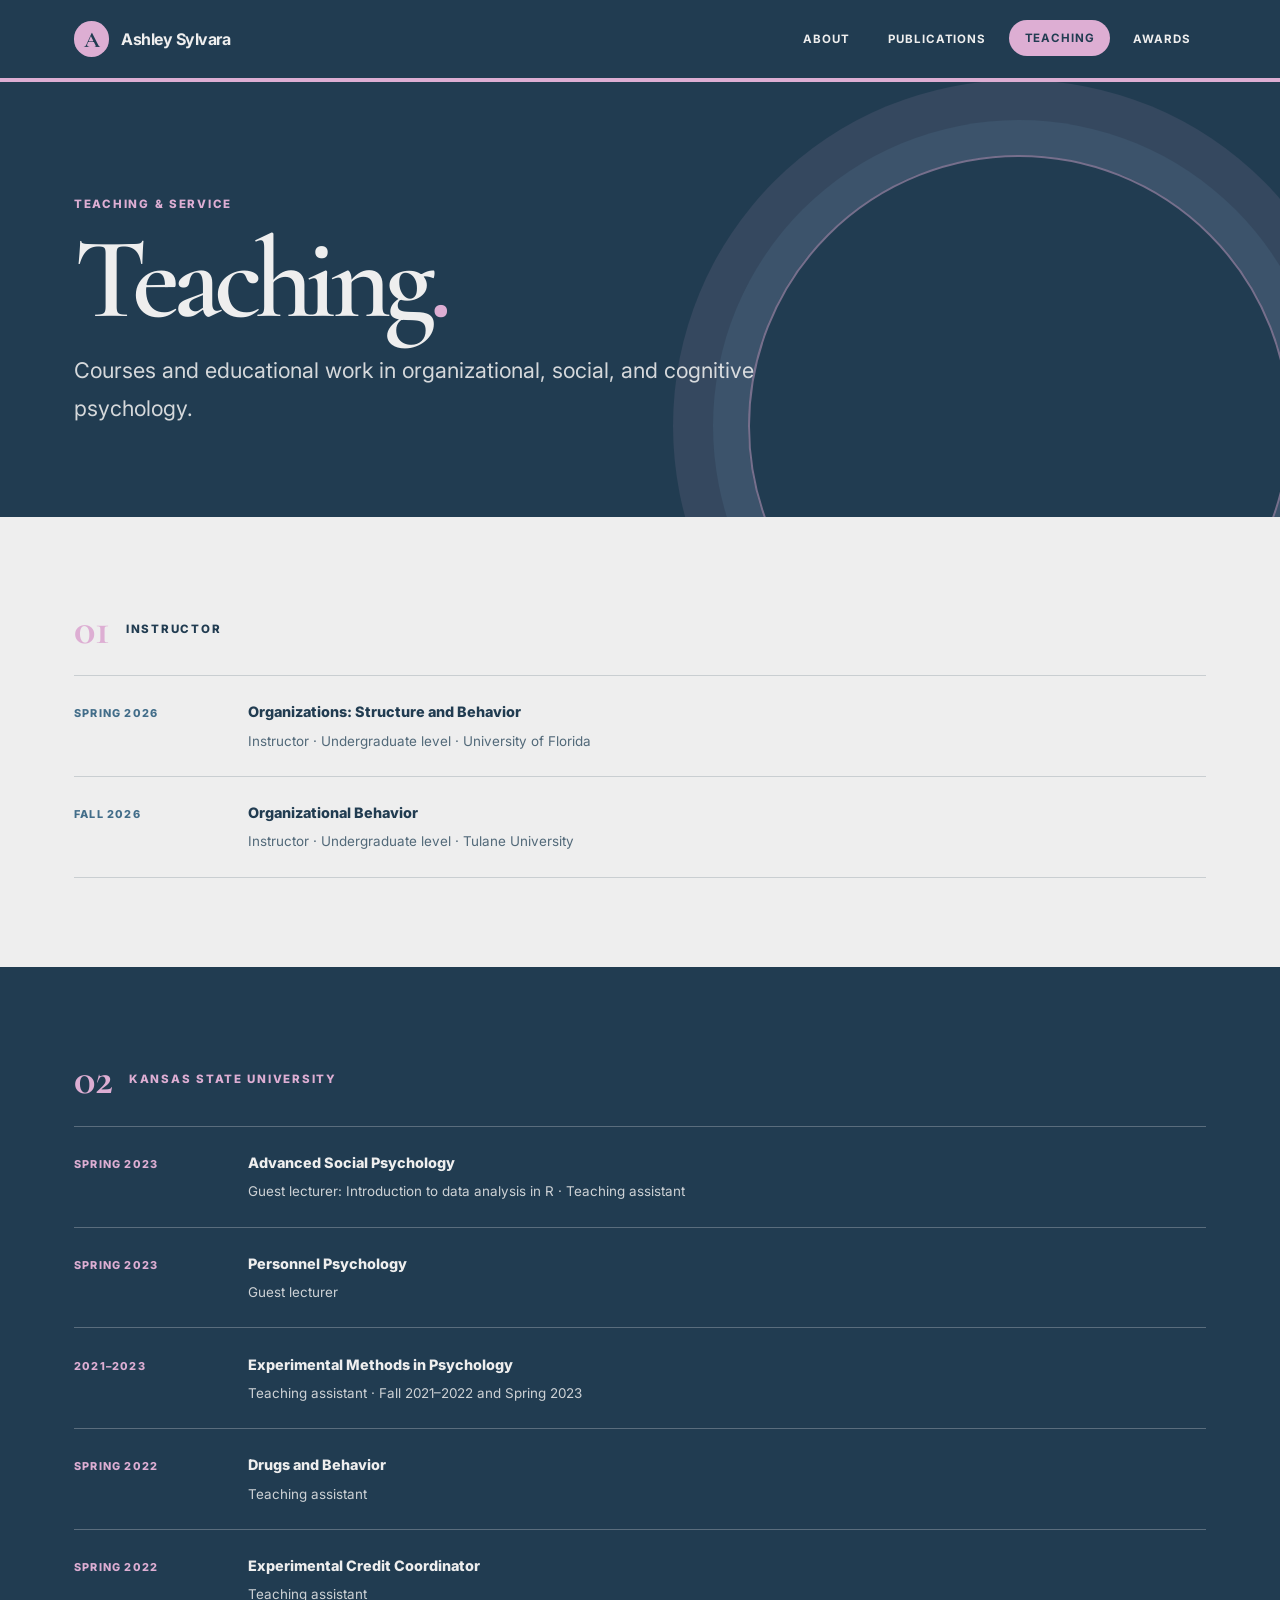
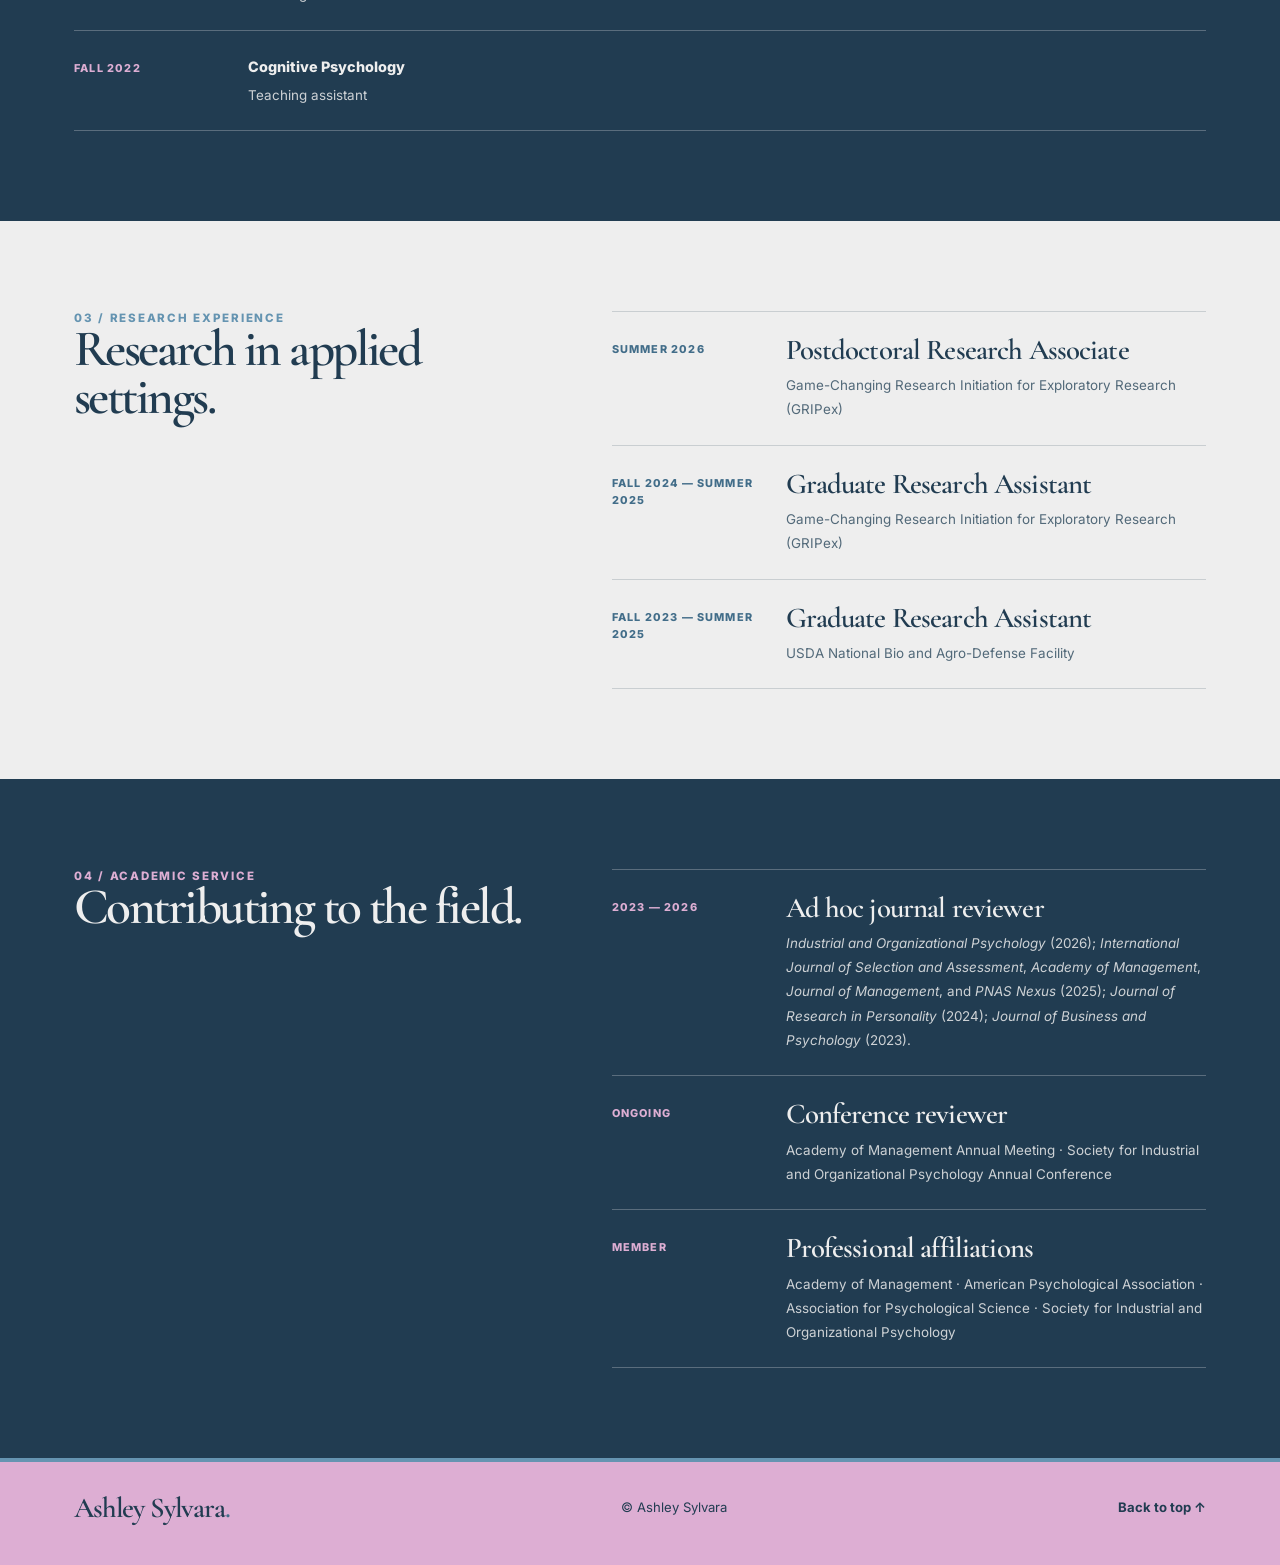
<file: teaching.html>
<!DOCTYPE html>
<html lang="en">
  <head>
    <meta charset="UTF-8" /><meta name="viewport" content="width=device-width, initial-scale=1.0" />
    <meta name="description" content="Teaching experience and academic service of Ashley Sylvara, Visiting Assistant Professor at Tulane University." /><meta name="theme-color" content="#f5f1eb" />
    <title>Teaching &amp; Service | Ashley Sylvara</title>
    <link rel="preconnect" href="https://fonts.googleapis.com" /><link rel="preconnect" href="https://fonts.gstatic.com" crossorigin />
    <link href="https://fonts.googleapis.com/css2?family=Cormorant+Garamond:wght@400;500;600&family=Inter:wght@400;500;600;700&display=swap" rel="stylesheet" /><link rel="stylesheet" href="styles.css" />
  </head>
  <body><div class="page-shell">
    <header class="site-header"><div class="container nav"><a class="brand" href="index.html" aria-label="Ashley Sylvara home"><span class="brand-mark">A</span><span>Ashley Sylvara</span></a><nav class="nav-links" aria-label="Main navigation"><a href="index.html">About</a><a href="publications.html">Publications</a><a href="teaching.html" aria-current="page">Teaching</a><a href="awards.html">Awards</a></nav></div></header>
    <main id="main">
      <section class="page-hero compact-hero"><div class="container page-hero-inner"><p class="eyebrow">Teaching &amp; service</p><h1>Teaching<span class="title-period">.</span></h1><p class="page-lead">Courses and educational work in organizational, social, and cognitive psychology.</p></div></section>
      <section class="content-section"><div class="container">
        <div class="listing-heading"><span class="index-number">01</span><p class="eyebrow">Instructor</p></div>
        <div class="publication-list">
          <article class="publication"><span class="pub-year">Spring 2026</span><div><p class="citation"><strong>Organizations: Structure and Behavior</strong></p><p class="venue">Instructor · Undergraduate level · University of Florida</p></div></article>
          <article class="publication"><span class="pub-year">Fall 2026</span><div><p class="citation"><strong>Organizational Behavior</strong></p><p class="venue">Instructor · Undergraduate level · Tulane University</p></div></article>
        </div>
      </div></section>
      <section class="detail-band"><div class="container">
        <div class="listing-heading"><span class="index-number">02</span><p class="eyebrow">Kansas State University</p></div>
        <div class="publication-list">
          <article class="publication"><span class="pub-year">Spring 2023</span><div><p class="citation"><strong>Advanced Social Psychology</strong></p><p class="venue">Guest lecturer: Introduction to data analysis in R · Teaching assistant</p></div></article>
          <article class="publication"><span class="pub-year">Spring 2023</span><div><p class="citation"><strong>Personnel Psychology</strong></p><p class="venue">Guest lecturer</p></div></article>
          <article class="publication"><span class="pub-year">2021–2023</span><div><p class="citation"><strong>Experimental Methods in Psychology</strong></p><p class="venue">Teaching assistant · Fall 2021–2022 and Spring 2023</p></div></article>
          <article class="publication"><span class="pub-year">Spring 2022</span><div><p class="citation"><strong>Drugs and Behavior</strong></p><p class="venue">Teaching assistant</p></div></article>
          <article class="publication"><span class="pub-year">Spring 2022</span><div><p class="citation"><strong>Experimental Credit Coordinator</strong></p><p class="venue">Teaching assistant</p></div></article>
          <article class="publication"><span class="pub-year">Fall 2022</span><div><p class="citation"><strong>Cognitive Psychology</strong></p><p class="venue">Teaching assistant</p></div></article>
        </div>
      </div></section>
      <section class="content-section"><div class="container academic-grid">
        <div><p class="eyebrow">03 / Research experience</p><h2>Research in applied settings.</h2></div>
        <div class="record-list">
          <article class="record"><div class="record-date">Summer 2026</div><div><h3>Postdoctoral Research Associate</h3><p>Game-Changing Research Initiation for Exploratory Research (GRIPex)</p></div></article>
          <article class="record"><div class="record-date">Fall 2024 — Summer 2025</div><div><h3>Graduate Research Assistant</h3><p>Game-Changing Research Initiation for Exploratory Research (GRIPex)</p></div></article>
          <article class="record"><div class="record-date">Fall 2023 — Summer 2025</div><div><h3>Graduate Research Assistant</h3><p>USDA National Bio and Agro-Defense Facility</p></div></article>
        </div>
      </div></section>
      <section class="detail-band"><div class="container academic-grid">
        <div><p class="eyebrow">04 / Academic service</p><h2>Contributing to the field.</h2></div>
        <div class="record-list">
          <article class="record"><div class="record-date">2023 — 2026</div><div><h3>Ad hoc journal reviewer</h3><p><em>Industrial and Organizational Psychology</em> (2026); <em>International Journal of Selection and Assessment</em>, <em>Academy of Management</em>, <em>Journal of Management</em>, and <em>PNAS Nexus</em> (2025); <em>Journal of Research in Personality</em> (2024); <em>Journal of Business and Psychology</em> (2023).</p></div></article>
          <article class="record"><div class="record-date">Ongoing</div><div><h3>Conference reviewer</h3><p>Academy of Management Annual Meeting · Society for Industrial and Organizational Psychology Annual Conference</p></div></article>
          <article class="record"><div class="record-date">Member</div><div><h3>Professional affiliations</h3><p>Academy of Management · American Psychological Association · Association for Psychological Science · Society for Industrial and Organizational Psychology</p></div></article>
        </div>
      </div></section>
    </main>
    <footer class="site-footer"><div class="container footer-inner"><a class="footer-brand" href="index.html">Ashley Sylvara<span>.</span></a><p>© <span id="year"></span> Ashley Sylvara</p><a class="back-top" href="#main">Back to top ↑</a></div></footer>
  </div><script src="script.js"></script></body>
</html>
</file>
<file: styles.css>
:root {
  --navy: #213C51;
  --blue: #6594B1;
  --pink: #DDAED3;
  --mist: #EEEEEE;
  --ink: #213C51;
  --muted: #526979;
  --line: rgba(33, 60, 81, .18);
  --serif: "Cormorant Garamond", Georgia, serif;
  --sans: "Inter", "Segoe UI", sans-serif;
}

* { box-sizing: border-box; }
html { scroll-behavior: smooth; }
body {
  margin: 0;
  background: var(--mist);
  color: var(--ink);
  font-family: var(--sans);
}
a { color: inherit; text-decoration: none; }
img { display: block; max-width: 100%; }
.page-shell { min-height: 100vh; }
.container { max-width: 1180px; margin: 0 auto; padding: 0 24px; }

.site-header {
  position: sticky;
  top: 0;
  z-index: 20;
  background: var(--navy);
  border-bottom: 4px solid var(--pink);
}
.nav {
  display: flex;
  align-items: center;
  justify-content: space-between;
  gap: 20px;
  min-height: 78px;
}
.brand {
  display: inline-flex;
  align-items: center;
  gap: 12px;
  color: var(--mist);
  font-size: 1rem;
  font-weight: 700;
  letter-spacing: -.03em;
}
.brand-mark {
  display: inline-flex;
  width: 2.2rem;
  height: 2.2rem;
  align-items: center;
  justify-content: center;
  border-radius: 50%;
  background: var(--pink);
  color: var(--navy);
  font-family: var(--serif);
  font-size: 1.4rem;
  font-weight: 700;
}
.nav-links { display: flex; align-items: center; gap: 8px; flex-wrap: wrap; }
.nav-links a {
  padding: .7rem .95rem;
  border-radius: 999px;
  color: var(--mist);
  font-size: .72rem;
  font-weight: 700;
  letter-spacing: .08em;
  text-transform: uppercase;
  transition: background .2s ease, color .2s ease, transform .2s ease;
}
.nav-links a:hover,
.nav-links a[aria-current="page"] {
  background: var(--pink);
  color: var(--navy);
  transform: translateY(-1px);
}

.page-hero {
  position: relative;
  overflow: hidden;
  padding: clamp(4.5rem, 9vw, 8rem) 0 clamp(4rem, 7vw, 6rem);
  background: var(--navy);
  color: var(--mist);
}
.page-hero::after {
  position: absolute;
  right: max(-100px, calc((100vw - 1300px) / 2));
  bottom: -180px;
  width: clamp(300px, 42vw, 580px);
  height: clamp(300px, 42vw, 580px);
  border: 2px solid rgba(221, 174, 211, .45);
  border-radius: 50%;
  box-shadow: 0 0 0 35px rgba(101, 148, 177, .14), 0 0 0 75px rgba(221, 174, 211, .1);
  content: "";
  pointer-events: none;
}
.page-hero-inner { position: relative; z-index: 1; display: grid; gap: 1.1rem; }
.eyebrow {
  margin: 0;
  color: var(--blue);
  font-size: .72rem;
  font-weight: 800;
  letter-spacing: .15em;
  text-transform: uppercase;
}
.page-hero .eyebrow { color: var(--pink); }
h1 {
  margin: 0;
  color: var(--mist);
  font-family: var(--serif);
  font-size: clamp(4rem, 9vw, 8.5rem);
  font-weight: 600;
  letter-spacing: -.06em;
  line-height: .88;
}
.title-period { color: var(--pink); }
.page-lead {
  max-width: 760px;
  margin: .25rem 0 0;
  color: rgba(238, 238, 238, .88);
  font-size: clamp(1.05rem, 2vw, 1.35rem);
  line-height: 1.75;
}
.hero-email {
  display: inline-flex;
  align-items: center;
  gap: 10px;
  width: fit-content;
  margin-top: 12px;
  padding: .8rem 1.15rem;
  border: 1px solid var(--pink);
  border-radius: 999px;
  background: var(--pink);
  color: var(--navy);
  font-size: .76rem;
  font-weight: 800;
  letter-spacing: .07em;
  text-transform: uppercase;
  transition: background .2s ease, color .2s ease, transform .2s ease;
}
.hero-email:hover { background: var(--blue); border-color: var(--blue); transform: translateY(-2px); }
.hero-email span { font-size: 1rem; }

.content-section, .detail-band, .site-footer { position: relative; }
.content-section { padding: clamp(3.5rem, 7vw, 6rem) 0; }
.about-layout { display: grid; grid-template-columns: 180px minmax(0, 1fr); gap: clamp(1.5rem, 4vw, 5rem); align-items: start; }
.about-aside { display: grid; gap: 1rem; }
.index-number { color: var(--blue); font-family: var(--serif); font-size: 2.8rem; font-weight: 700; line-height: 1; }
.prose { max-width: 760px; }
.prose h2,
.academic-grid > div:first-child h2,
.detail-band-inner > div:first-child h2 {
  margin: 0 0 1rem;
  color: var(--navy);
  font-family: var(--serif);
  font-size: clamp(2.7rem, 4vw, 4.2rem);
  font-weight: 600;
  letter-spacing: -.05em;
  line-height: .95;
}
.prose p { margin: 0 0 1rem; color: var(--muted); font-size: 1.02rem; line-height: 1.9; }
.research-tags { display: flex; flex-wrap: wrap; gap: 10px; margin-top: 1.5rem; }
.research-tags span {
  padding: .72rem .95rem;
  border: 1px solid var(--blue);
  border-radius: 999px;
  background: var(--blue);
  color: var(--mist);
  font-size: .7rem;
  font-weight: 700;
  letter-spacing: .05em;
  text-transform: uppercase;
}
.research-tags span:nth-child(even) { border-color: var(--pink); background: var(--pink); color: var(--navy); }

.detail-band {
  padding: clamp(3.5rem, 7vw, 6rem) 0;
  background: var(--navy);
  color: var(--mist);
}
.detail-band .eyebrow { color: var(--pink); }
.detail-band .academic-grid > div:first-child h2,
.detail-band .detail-band-inner > div:first-child h2 { color: var(--mist); }
.academic-grid, .detail-band-inner {
  display: grid;
  grid-template-columns: .9fr 1.1fr;
  gap: clamp(2rem, 4vw, 7rem);
  align-items: start;
}
.record-list, .publication-list { border-top: 1px solid var(--line); }
.detail-band .record-list,
.detail-band .publication-list { border-color: rgba(238, 238, 238, .28); }
.record, .publication {
  display: grid;
  grid-template-columns: 150px minmax(0, 1fr);
  gap: 24px;
  padding: 1.45rem 0;
  border-bottom: 1px solid var(--line);
  transition: transform .2s ease;
}
.detail-band .record, .detail-band .publication { border-color: rgba(238, 238, 238, .28); }
.record:hover, .publication:hover { transform: translateX(4px); }
.record-date, .pub-year {
  padding-top: 6px;
  color: #426d89;
  font-size: .68rem;
  font-weight: 800;
  letter-spacing: .11em;
  line-height: 1.6;
  text-transform: uppercase;
}
.detail-band .record-date, .detail-band .pub-year { color: var(--pink); }
.record h3 {
  margin: 0 0 8px;
  color: var(--navy);
  font-family: var(--serif);
  font-size: 1.8rem;
  font-weight: 600;
  letter-spacing: -.03em;
  line-height: 1.05;
}
.detail-band .record h3 { color: var(--mist); }
.record p, .venue, .citation { margin: 0; color: var(--muted); font-size: .84rem; line-height: 1.8; }
.detail-band .record p, .detail-band .venue, .detail-band .citation { color: rgba(238, 238, 238, .84); }
.education-section { background: var(--pink); }
.education-section .record-list { border-color: rgba(33, 60, 81, .3); }
.education-section .record { border-color: rgba(33, 60, 81, .24); }

.quick-links { display: grid; gap: 12px; }
.quick-links a {
  display: flex;
  align-items: center;
  justify-content: space-between;
  gap: 12px;
  padding: 1rem 1.1rem;
  border: 1px solid rgba(238, 238, 238, .34);
  border-radius: 18px;
  background: var(--blue);
  color: var(--mist);
  font-weight: 600;
  transition: transform .2s ease, background .2s ease;
}
.quick-links a:nth-child(even) { background: var(--pink); color: var(--navy); }
.quick-links a:hover { transform: translateY(-3px); background: var(--mist); color: var(--navy); }
.quick-links a span { color: var(--navy); font-size: .72rem; font-weight: 800; letter-spacing: .12em; }
.quick-links a b { font-size: 1.1rem; }

.listing-heading { display: flex; align-items: center; gap: 16px; margin-bottom: 1.5rem; }
.listing-heading .index-number { color: var(--pink); }
.listing-heading .eyebrow { color: var(--navy); }
.detail-band .listing-heading .eyebrow { color: var(--pink); }
.publication .citation { color: var(--navy); font-size: .9rem; line-height: 1.75; }
.detail-band .publication .citation { color: var(--mist); }
.citation strong { font-weight: 800; }
.venue { margin-top: 4px; }
.doi-link { margin-left: 6px; color: #426d89; font-size: .68rem; font-weight: 800; letter-spacing: .06em; white-space: nowrap; }
.detail-band .doi-link { color: var(--pink); }
.doi-link:hover { text-decoration: underline; text-underline-offset: 3px; }
.note-inline { margin-left: 8px; color: var(--muted); font-size: .7rem; }
.conference-details { margin-top: 2rem; }
.conference-details summary {
  width: fit-content;
  padding: .9rem 0;
  color: var(--navy);
  cursor: pointer;
  font-family: var(--serif);
  font-size: 1.5rem;
  font-weight: 600;
}
.conference-details summary::marker { color: var(--blue); }
.compact-list { margin-top: 12px; }
.compact-list .publication { grid-template-columns: 100px minmax(0, 1fr); padding: 1rem 0; }

.site-footer { padding: 1.75rem 0 2.5rem; background: var(--pink); border-top: 4px solid var(--blue); }
.footer-inner { display: flex; align-items: center; justify-content: space-between; gap: 12px; flex-wrap: wrap; }
.footer-brand { color: var(--navy); font-family: var(--serif); font-size: 1.8rem; font-weight: 600; letter-spacing: -.04em; }
.footer-brand span { color: #426d89; }
.site-footer p { margin: 0; color: var(--navy); font-size: .82rem; }
.site-footer a:nth-child(3) { color: var(--navy); font-size: .82rem; font-weight: 700; }

@media (max-width: 760px) {
  .nav { flex-direction: column; justify-content: center; padding: 14px 0; }
  .brand { width: 100%; justify-content: center; }
  .nav-links { justify-content: center; }
  .about-layout, .academic-grid, .detail-band-inner { grid-template-columns: 1fr; gap: 28px; }
  .record, .publication, .compact-list .publication { grid-template-columns: 1fr; gap: 6px; padding: 1.2rem 0; }
  .record-date, .pub-year { padding-top: 0; }
  .footer-inner { flex-direction: column; align-items: flex-start; }
  .page-hero::after { right: -200px; bottom: -210px; }
}
@media (max-width: 480px) {
  .container { padding: 0 18px; }
  .nav-links { width: 100%; }
  .nav-links a { flex: 1 1 calc(50% - 8px); text-align: center; }
}
</file>
